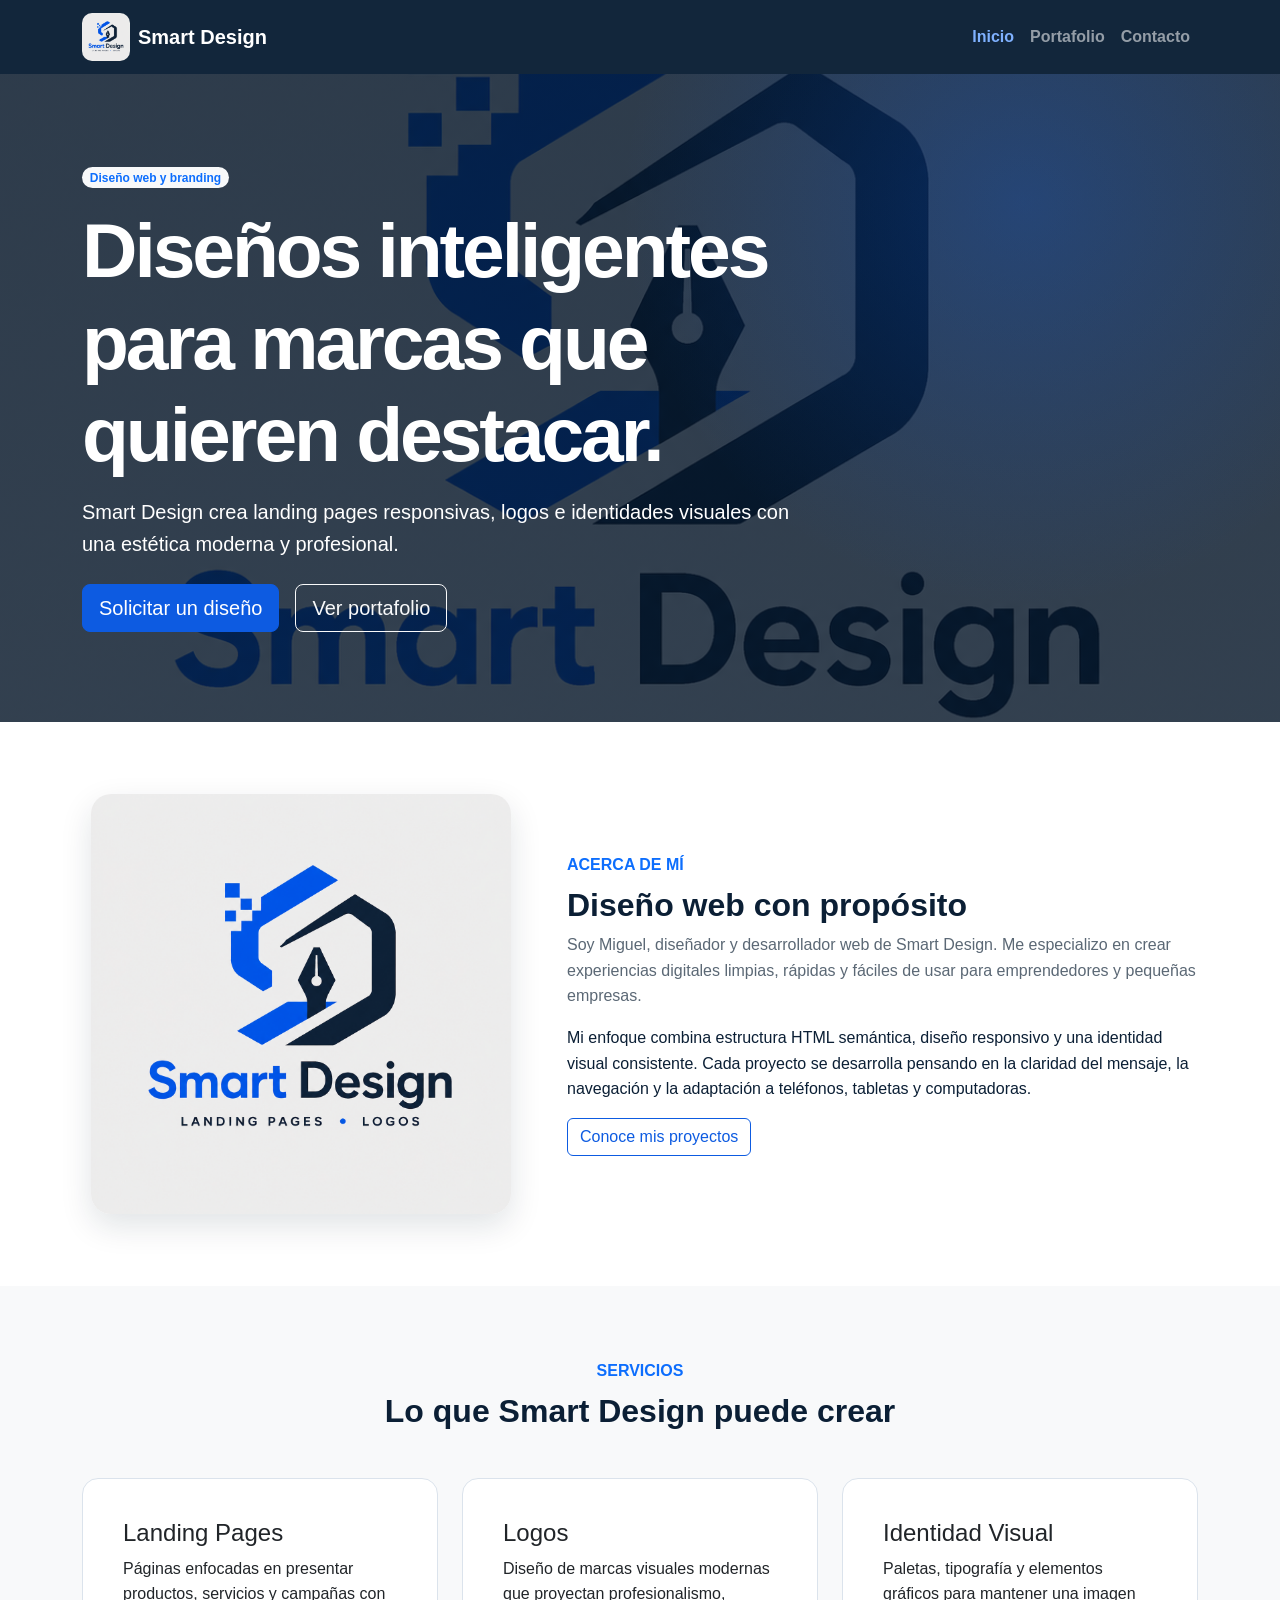
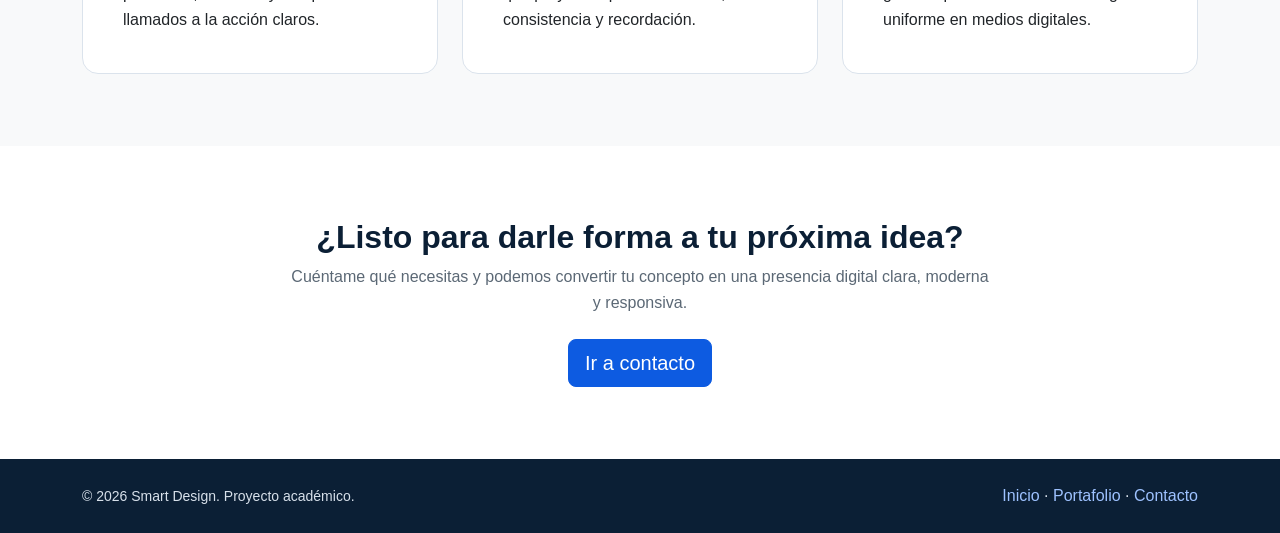
<file: SmartDesign_Responsive_Website/index.html>
<!doctype html>
<html lang="es">
<head>
  <meta charset="utf-8">
  <meta name="viewport" content="width=device-width, initial-scale=1">
  <meta name="description" content="Smart Design crea landing pages, logos e identidad visual para pequeños negocios.">
  <title>Smart Design | Inicio</title>
  <link href="https://cdn.jsdelivr.net/npm/bootstrap@5.3.3/dist/css/bootstrap.min.css" rel="stylesheet">
  <link rel="stylesheet" href="css/styles.css">
</head>
<body>
  <header>
    <nav class="navbar navbar-expand-lg navbar-dark sticky-top" aria-label="Navegación principal">
      <div class="container">
        <a class="navbar-brand d-flex align-items-center gap-2 fw-bold" href="index.html">
          <img src="img/smart-design-logo.png" alt="Logo de Smart Design">
          <span>Smart Design</span>
        </a>
        <button class="navbar-toggler" type="button" data-bs-toggle="collapse" data-bs-target="#mainNav" aria-controls="mainNav" aria-expanded="false" aria-label="Abrir menú de navegación">
          <span class="navbar-toggler-icon"></span>
        </button>
        <div class="collapse navbar-collapse" id="mainNav">
          <ul class="navbar-nav ms-auto mb-2 mb-lg-0">
            <li class="nav-item"><a class="nav-link active" aria-current="page" href="index.html">Inicio</a></li>
            <li class="nav-item"><a class="nav-link" href="portfolio.html">Portafolio</a></li>
            <li class="nav-item"><a class="nav-link" href="contacto.html">Contacto</a></li>
          </ul>
        </div>
      </div>
    </nav>

    <section class="hero" aria-labelledby="hero-title">
      <div class="container py-5">
        <div class="col-lg-8">
          <span class="badge rounded-pill text-bg-light text-primary mb-3">Diseño web y branding</span>
          <h1 id="hero-title">Diseños inteligentes para marcas que quieren destacar.</h1>
          <p class="lead mt-3">Smart Design crea landing pages responsivas, logos e identidades visuales con una estética moderna y profesional.</p>
          <div class="d-flex flex-wrap gap-3 mt-4">
            <a class="btn btn-primary btn-lg" href="contacto.html">Solicitar un diseño</a>
            <a class="btn btn-outline-light btn-lg" href="portfolio.html">Ver portafolio</a>
          </div>
        </div>
      </div>
    </section>
  </header>

  <main>
    <section class="py-5" id="acerca-de" aria-labelledby="about-title">
      <div class="container py-4">
        <div class="row align-items-center g-5">
          <div class="col-lg-5 text-center">
            <img class="about-logo" src="img/smart-design-logo.png" alt="Identidad gráfica de Smart Design">
          </div>
          <div class="col-lg-7">
            <p class="text-primary fw-bold text-uppercase mb-2">Acerca de mí</p>
            <h2 class="section-title" id="about-title">Diseño web con propósito</h2>
            <p class="section-subtitle">Soy Miguel, diseñador y desarrollador web de Smart Design. Me especializo en crear experiencias digitales limpias, rápidas y fáciles de usar para emprendedores y pequeñas empresas.</p>
            <p>Mi enfoque combina estructura HTML semántica, diseño responsivo y una identidad visual consistente. Cada proyecto se desarrolla pensando en la claridad del mensaje, la navegación y la adaptación a teléfonos, tabletas y computadoras.</p>
            <a class="btn btn-outline-primary" href="portfolio.html">Conoce mis proyectos</a>
          </div>
        </div>
      </div>
    </section>

    <section class="py-5 bg-light" aria-labelledby="services-title">
      <div class="container py-4">
        <div class="text-center mb-5">
          <p class="text-primary fw-bold text-uppercase mb-2">Servicios</p>
          <h2 class="section-title" id="services-title">Lo que Smart Design puede crear</h2>
        </div>
        <div class="row g-4">
          <article class="col-md-4">
            <div class="card service-card p-4">
              <div class="card-body">
                <h3 class="h4">Landing Pages</h3>
                <p class="card-text">Páginas enfocadas en presentar productos, servicios y campañas con llamados a la acción claros.</p>
              </div>
            </div>
          </article>
          <article class="col-md-4">
            <div class="card service-card p-4">
              <div class="card-body">
                <h3 class="h4">Logos</h3>
                <p class="card-text">Diseño de marcas visuales modernas que proyectan profesionalismo, consistencia y recordación.</p>
              </div>
            </div>
          </article>
          <article class="col-md-4">
            <div class="card service-card p-4">
              <div class="card-body">
                <h3 class="h4">Identidad Visual</h3>
                <p class="card-text">Paletas, tipografía y elementos gráficos para mantener una imagen uniforme en medios digitales.</p>
              </div>
            </div>
          </article>
        </div>
      </div>
    </section>

    <section class="py-5" aria-labelledby="cta-title">
      <div class="container py-4 text-center">
        <h2 class="section-title" id="cta-title">¿Listo para darle forma a tu próxima idea?</h2>
        <p class="section-subtitle mx-auto" style="max-width: 700px;">Cuéntame qué necesitas y podemos convertir tu concepto en una presencia digital clara, moderna y responsiva.</p>
        <a class="btn btn-primary btn-lg mt-2" href="contacto.html">Ir a contacto</a>
      </div>
    </section>
  </main>

  <footer class="py-4">
    <div class="container d-flex flex-column flex-md-row justify-content-between align-items-center gap-2">
      <small>&copy; 2026 Smart Design. Proyecto académico.</small>
      <div><a href="index.html">Inicio</a> · <a href="portfolio.html">Portafolio</a> · <a href="contacto.html">Contacto</a></div>
    </div>
  </footer>

  <script src="https://cdn.jsdelivr.net/npm/bootstrap@5.3.3/dist/js/bootstrap.bundle.min.js"></script>
</body>
</html>
</file>
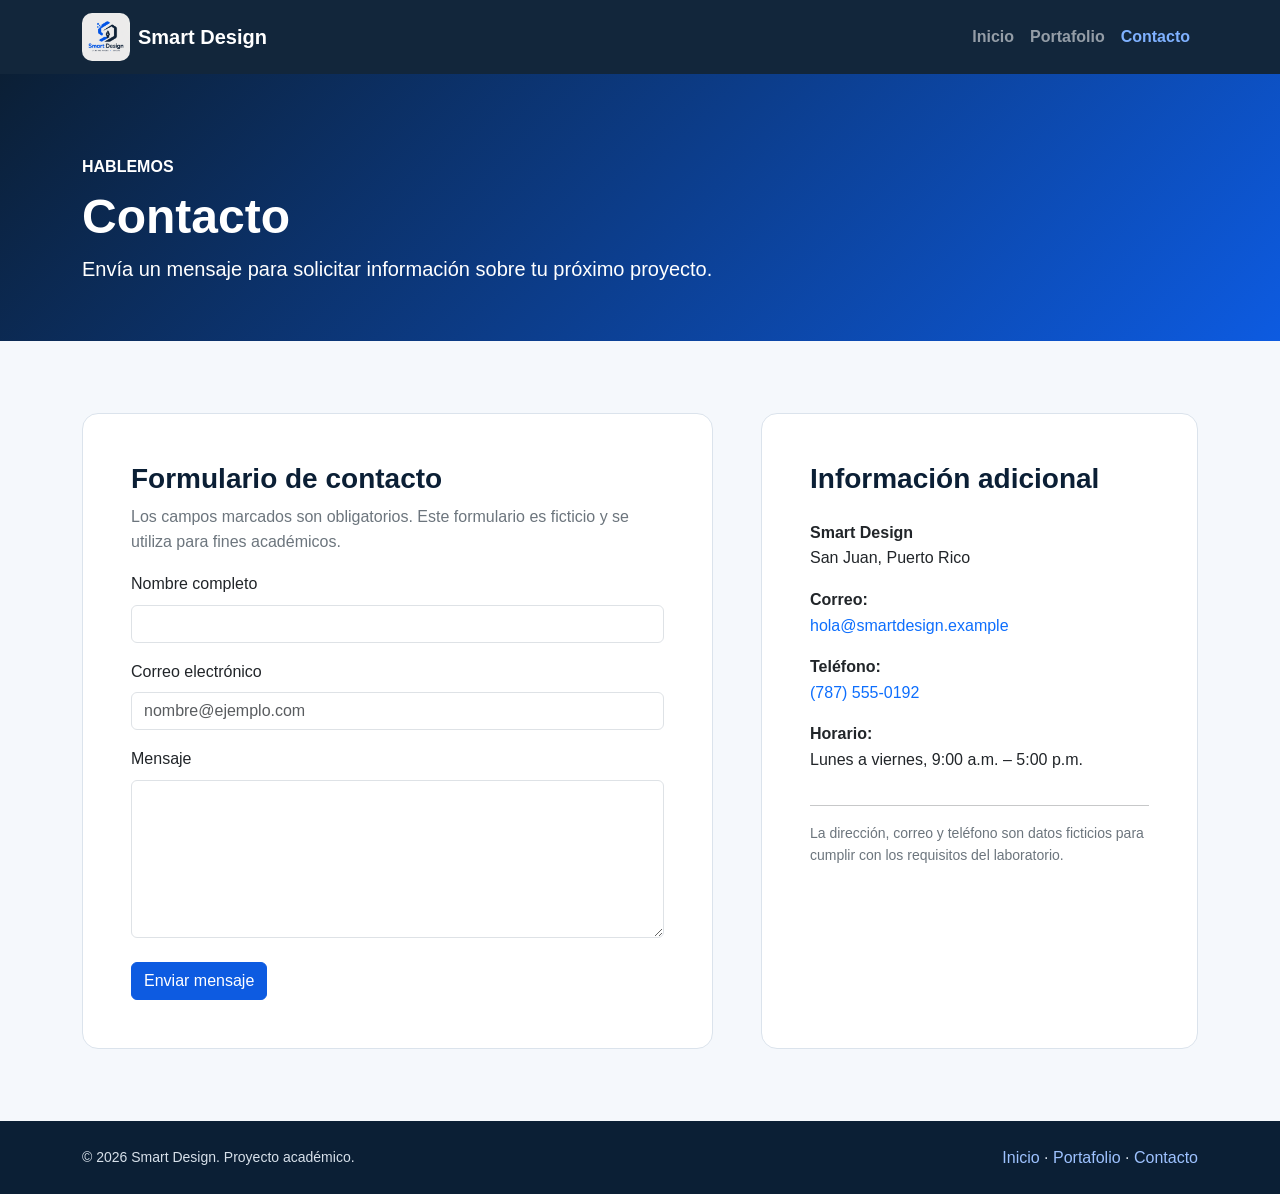
<file: SmartDesign_Responsive_Website/contacto.html>
<!doctype html>
<html lang="es">
<head>
  <meta charset="utf-8">
  <meta name="viewport" content="width=device-width, initial-scale=1">
  <meta name="description" content="Formulario de contacto de Smart Design.">
  <title>Smart Design | Contacto</title>
  <link href="https://cdn.jsdelivr.net/npm/bootstrap@5.3.3/dist/css/bootstrap.min.css" rel="stylesheet">
  <link rel="stylesheet" href="css/styles.css">
</head>
<body>
  <header>
    <nav class="navbar navbar-expand-lg navbar-dark sticky-top" aria-label="Navegación principal">
      <div class="container">
        <a class="navbar-brand d-flex align-items-center gap-2 fw-bold" href="index.html">
          <img src="img/smart-design-logo.png" alt="Logo de Smart Design">
          <span>Smart Design</span>
        </a>
        <button class="navbar-toggler" type="button" data-bs-toggle="collapse" data-bs-target="#mainNav" aria-controls="mainNav" aria-expanded="false" aria-label="Abrir menú de navegación"><span class="navbar-toggler-icon"></span></button>
        <div class="collapse navbar-collapse" id="mainNav">
          <ul class="navbar-nav ms-auto">
            <li class="nav-item"><a class="nav-link" href="index.html">Inicio</a></li>
            <li class="nav-item"><a class="nav-link" href="portfolio.html">Portafolio</a></li>
            <li class="nav-item"><a class="nav-link active" aria-current="page" href="contacto.html">Contacto</a></li>
          </ul>
        </div>
      </div>
    </nav>
    <section class="page-banner">
      <div class="container">
        <p class="text-uppercase fw-bold mb-2">Hablemos</p>
        <h1 class="display-5 fw-bold">Contacto</h1>
        <p class="lead mb-0">Envía un mensaje para solicitar información sobre tu próximo proyecto.</p>
      </div>
    </section>
  </header>

  <main class="contact-section py-5">
    <div class="container py-4">
      <div class="row g-5">
        <section class="col-lg-7" aria-labelledby="form-title">
          <div class="card info-card p-4 p-md-5 bg-white">
            <h2 class="section-title h3" id="form-title">Formulario de contacto</h2>
            <p class="text-secondary">Los campos marcados son obligatorios. Este formulario es ficticio y se utiliza para fines académicos.</p>
            <form class="needs-validation" novalidate>
              <div class="mb-3">
                <label for="nombre" class="form-label">Nombre completo</label>
                <input type="text" class="form-control" id="nombre" name="nombre" required minlength="2">
                <div class="invalid-feedback">Escribe tu nombre.</div>
              </div>
              <div class="mb-3">
                <label for="correo" class="form-label">Correo electrónico</label>
                <input type="email" class="form-control" id="correo" name="correo" placeholder="nombre@ejemplo.com" required>
                <div class="invalid-feedback">Escribe un correo electrónico válido.</div>
              </div>
              <div class="mb-4">
                <label for="mensaje" class="form-label">Mensaje</label>
                <textarea class="form-control" id="mensaje" name="mensaje" rows="6" required minlength="10"></textarea>
                <div class="invalid-feedback">Escribe un mensaje de al menos 10 caracteres.</div>
              </div>
              <button class="btn btn-primary" type="submit">Enviar mensaje</button>
            </form>
          </div>
        </section>

        <aside class="col-lg-5" aria-labelledby="contact-info-title">
          <div class="card info-card p-4 p-md-5 bg-white h-100">
            <h2 class="section-title h3" id="contact-info-title">Información adicional</h2>
            <address class="mt-3 mb-0">
              <p><strong>Smart Design</strong><br>San Juan, Puerto Rico</p>
              <p><strong>Correo:</strong><br><a href="mailto:hola@smartdesign.example">hola@smartdesign.example</a></p>
              <p><strong>Teléfono:</strong><br><a href="tel:+17875550192">(787) 555-0192</a></p>
              <p><strong>Horario:</strong><br>Lunes a viernes, 9:00 a.m. – 5:00 p.m.</p>
            </address>
            <hr>
            <p class="small text-secondary mb-0">La dirección, correo y teléfono son datos ficticios para cumplir con los requisitos del laboratorio.</p>
          </div>
        </aside>
      </div>
    </div>
  </main>

  <footer class="py-4">
    <div class="container d-flex flex-column flex-md-row justify-content-between align-items-center gap-2">
      <small>&copy; 2026 Smart Design. Proyecto académico.</small>
      <div><a href="index.html">Inicio</a> · <a href="portfolio.html">Portafolio</a> · <a href="contacto.html">Contacto</a></div>
    </div>
  </footer>

  <script src="https://cdn.jsdelivr.net/npm/bootstrap@5.3.3/dist/js/bootstrap.bundle.min.js"></script>
  <script>
    (() => {
      'use strict';
      const forms = document.querySelectorAll('.needs-validation');
      Array.from(forms).forEach(form => {
        form.addEventListener('submit', event => {
          if (!form.checkValidity()) {
            event.preventDefault();
            event.stopPropagation();
          } else {
            event.preventDefault();
            alert('Formulario validado correctamente. En un sitio real, aquí se enviaría el mensaje.');
          }
          form.classList.add('was-validated');
        }, false);
      });
    })();
  </script>
</body>
</html>
</file>
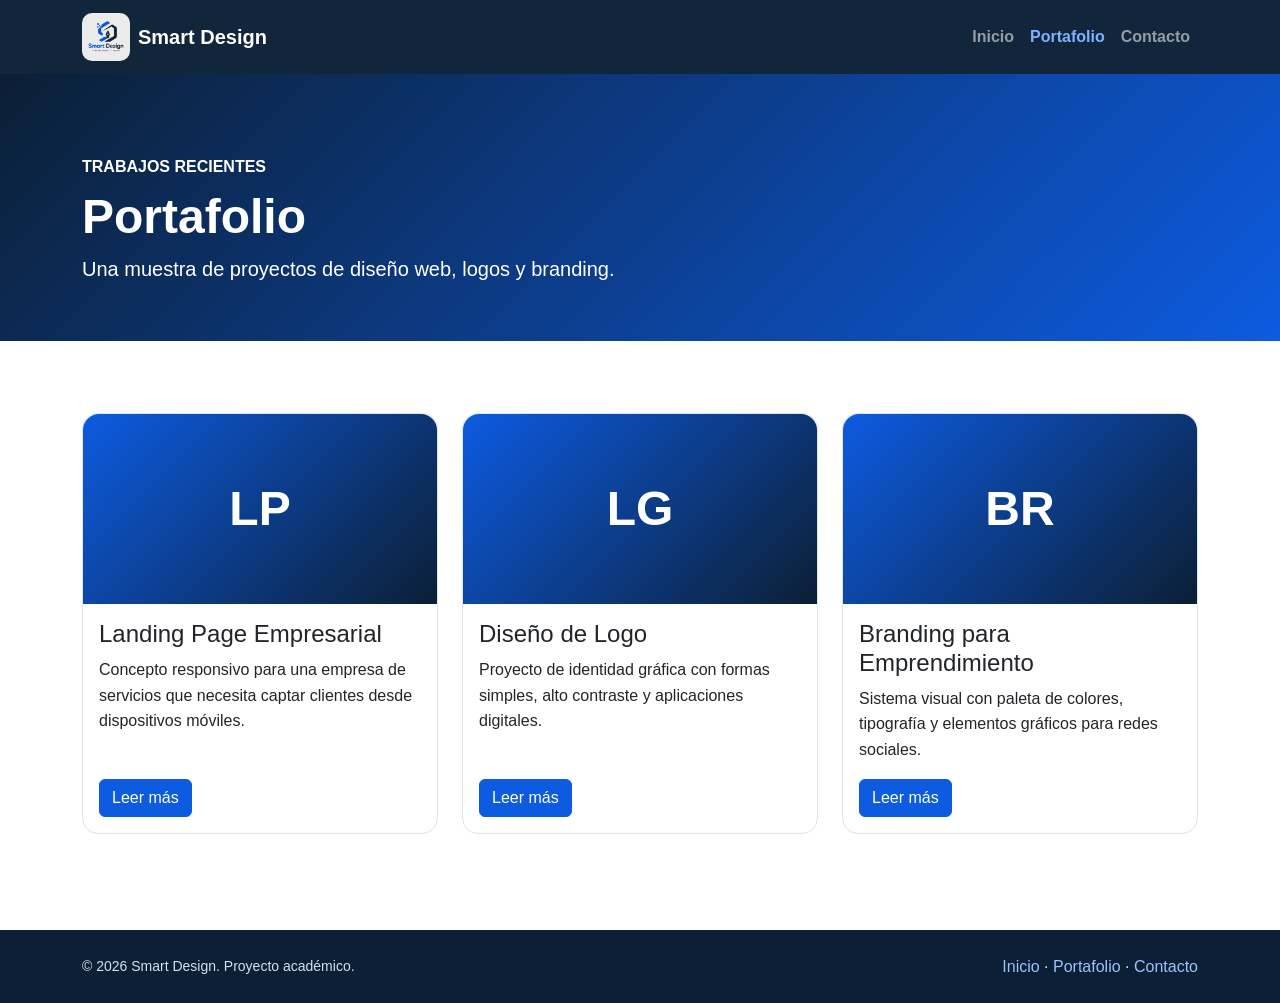
<file: SmartDesign_Responsive_Website/portfolio.html>
<!doctype html>
<html lang="es">
<head>
  <meta charset="utf-8">
  <meta name="viewport" content="width=device-width, initial-scale=1">
  <meta name="description" content="Portafolio de proyectos de Smart Design.">
  <title>Smart Design | Portafolio</title>
  <link href="https://cdn.jsdelivr.net/npm/bootstrap@5.3.3/dist/css/bootstrap.min.css" rel="stylesheet">
  <link rel="stylesheet" href="css/styles.css">
</head>
<body>
  <header>
    <nav class="navbar navbar-expand-lg navbar-dark sticky-top" aria-label="Navegación principal">
      <div class="container">
        <a class="navbar-brand d-flex align-items-center gap-2 fw-bold" href="index.html">
          <img src="img/smart-design-logo.png" alt="Logo de Smart Design">
          <span>Smart Design</span>
        </a>
        <button class="navbar-toggler" type="button" data-bs-toggle="collapse" data-bs-target="#mainNav" aria-controls="mainNav" aria-expanded="false" aria-label="Abrir menú de navegación"><span class="navbar-toggler-icon"></span></button>
        <div class="collapse navbar-collapse" id="mainNav">
          <ul class="navbar-nav ms-auto">
            <li class="nav-item"><a class="nav-link" href="index.html">Inicio</a></li>
            <li class="nav-item"><a class="nav-link active" aria-current="page" href="portfolio.html">Portafolio</a></li>
            <li class="nav-item"><a class="nav-link" href="contacto.html">Contacto</a></li>
          </ul>
        </div>
      </div>
    </nav>
    <section class="page-banner">
      <div class="container">
        <p class="text-uppercase fw-bold mb-2">Trabajos recientes</p>
        <h1 class="display-5 fw-bold">Portafolio</h1>
        <p class="lead mb-0">Una muestra de proyectos de diseño web, logos y branding.</p>
      </div>
    </section>
  </header>

  <main class="py-5">
    <section class="container py-4" aria-labelledby="projects-title">
      <h2 class="visually-hidden" id="projects-title">Proyectos de Smart Design</h2>
      <div class="row g-4">
        <article class="col-md-6 col-lg-4">
          <div class="card project-card h-100">
            <div class="project-thumb" aria-hidden="true">LP</div>
            <div class="card-body d-flex flex-column">
              <h3 class="card-title h4">Landing Page Empresarial</h3>
              <p class="card-text">Concepto responsivo para una empresa de servicios que necesita captar clientes desde dispositivos móviles.</p>
              <a class="btn btn-primary mt-auto align-self-start" href="proyecto-landing.html">Leer más</a>
            </div>
          </div>
        </article>
        <article class="col-md-6 col-lg-4">
          <div class="card project-card h-100">
            <div class="project-thumb" aria-hidden="true">LG</div>
            <div class="card-body d-flex flex-column">
              <h3 class="card-title h4">Diseño de Logo</h3>
              <p class="card-text">Proyecto de identidad gráfica con formas simples, alto contraste y aplicaciones digitales.</p>
              <a class="btn btn-primary mt-auto align-self-start" href="proyecto-logo.html">Leer más</a>
            </div>
          </div>
        </article>
        <article class="col-md-6 col-lg-4">
          <div class="card project-card h-100">
            <div class="project-thumb" aria-hidden="true">BR</div>
            <div class="card-body d-flex flex-column">
              <h3 class="card-title h4">Branding para Emprendimiento</h3>
              <p class="card-text">Sistema visual con paleta de colores, tipografía y elementos gráficos para redes sociales.</p>
              <a class="btn btn-primary mt-auto align-self-start" href="proyecto-branding.html">Leer más</a>
            </div>
          </div>
        </article>
      </div>
    </section>
  </main>

  <footer class="py-4 mt-4">
    <div class="container d-flex flex-column flex-md-row justify-content-between align-items-center gap-2">
      <small>&copy; 2026 Smart Design. Proyecto académico.</small>
      <div><a href="index.html">Inicio</a> · <a href="portfolio.html">Portafolio</a> · <a href="contacto.html">Contacto</a></div>
    </div>
  </footer>

  <script src="https://cdn.jsdelivr.net/npm/bootstrap@5.3.3/dist/js/bootstrap.bundle.min.js"></script>
</body>
</html>
</file>
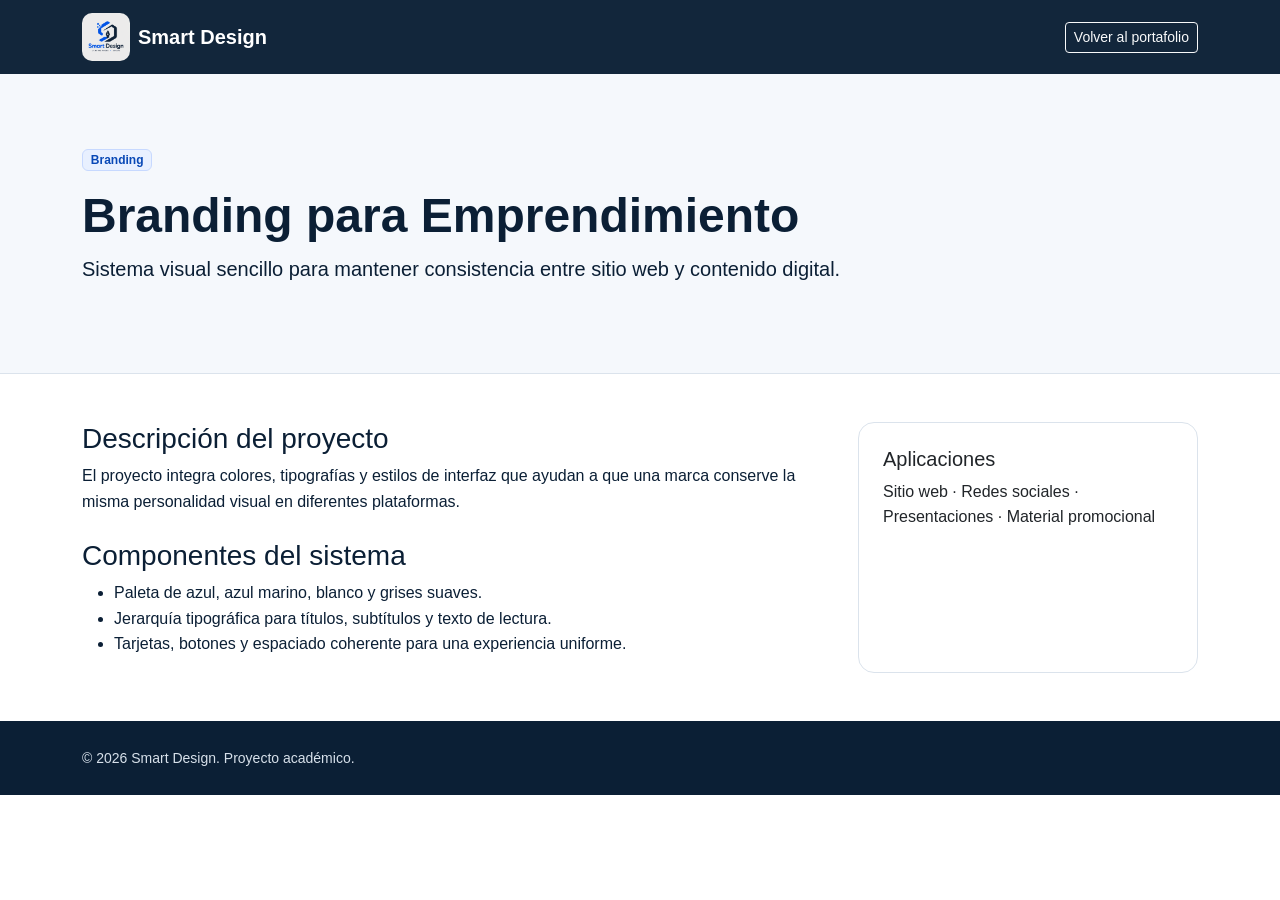
<file: SmartDesign_Responsive_Website/proyecto-branding.html>
<!doctype html>
<html lang="es">
<head>
  <meta charset="utf-8">
  <meta name="viewport" content="width=device-width, initial-scale=1">
  <title>Smart Design | Branding</title>
  <link href="https://cdn.jsdelivr.net/npm/bootstrap@5.3.3/dist/css/bootstrap.min.css" rel="stylesheet">
  <link rel="stylesheet" href="css/styles.css">
</head>
<body>
  <header>
    <nav class="navbar navbar-expand-lg navbar-dark" aria-label="Navegación principal">
      <div class="container">
        <a class="navbar-brand d-flex align-items-center gap-2 fw-bold" href="index.html"><img src="img/smart-design-logo.png" alt="Logo de Smart Design"><span>Smart Design</span></a>
        <a class="btn btn-outline-light btn-sm" href="portfolio.html">Volver al portafolio</a>
      </div>
    </nav>
  </header>
  <main>
    <section class="detail-hero py-5">
      <div class="container py-4">
        <span class="badge badge-tech mb-3">Branding</span>
        <h1 class="display-5 fw-bold">Branding para Emprendimiento</h1>
        <p class="lead">Sistema visual sencillo para mantener consistencia entre sitio web y contenido digital.</p>
      </div>
    </section>
    <article class="container py-5">
      <div class="row g-5">
        <div class="col-lg-8">
          <h2 class="h3">Descripción del proyecto</h2>
          <p>El proyecto integra colores, tipografías y estilos de interfaz que ayudan a que una marca conserve la misma personalidad visual en diferentes plataformas.</p>
          <h2 class="h3 mt-4">Componentes del sistema</h2>
          <ul>
            <li>Paleta de azul, azul marino, blanco y grises suaves.</li>
            <li>Jerarquía tipográfica para títulos, subtítulos y texto de lectura.</li>
            <li>Tarjetas, botones y espaciado coherente para una experiencia uniforme.</li>
          </ul>
        </div>
        <aside class="col-lg-4">
          <div class="card info-card p-4"><h2 class="h5">Aplicaciones</h2><p class="mb-0">Sitio web · Redes sociales · Presentaciones · Material promocional</p></div>
        </aside>
      </div>
    </article>
  </main>
  <footer class="py-4"><div class="container"><small>&copy; 2026 Smart Design. Proyecto académico.</small></div></footer>
  <script src="https://cdn.jsdelivr.net/npm/bootstrap@5.3.3/dist/js/bootstrap.bundle.min.js"></script>
</body>
</html>
</file>
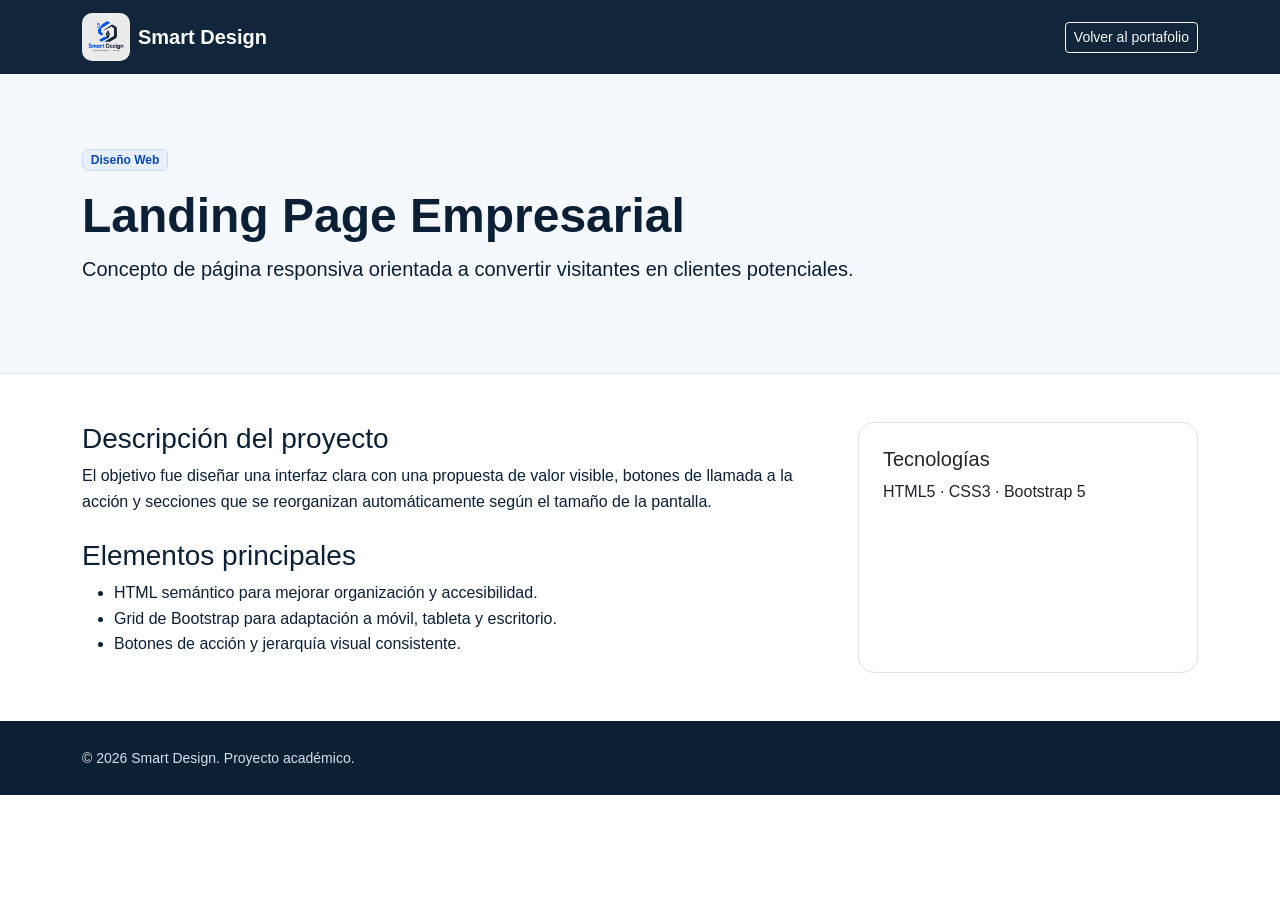
<file: SmartDesign_Responsive_Website/proyecto-landing.html>
<!doctype html>
<html lang="es">
<head>
  <meta charset="utf-8">
  <meta name="viewport" content="width=device-width, initial-scale=1">
  <title>Smart Design | Landing Page Empresarial</title>
  <link href="https://cdn.jsdelivr.net/npm/bootstrap@5.3.3/dist/css/bootstrap.min.css" rel="stylesheet">
  <link rel="stylesheet" href="css/styles.css">
</head>
<body>
  <header>
    <nav class="navbar navbar-expand-lg navbar-dark" aria-label="Navegación principal">
      <div class="container">
        <a class="navbar-brand d-flex align-items-center gap-2 fw-bold" href="index.html"><img src="img/smart-design-logo.png" alt="Logo de Smart Design"><span>Smart Design</span></a>
        <a class="btn btn-outline-light btn-sm" href="portfolio.html">Volver al portafolio</a>
      </div>
    </nav>
  </header>
  <main>
    <section class="detail-hero py-5">
      <div class="container py-4">
        <span class="badge badge-tech mb-3">Diseño Web</span>
        <h1 class="display-5 fw-bold">Landing Page Empresarial</h1>
        <p class="lead">Concepto de página responsiva orientada a convertir visitantes en clientes potenciales.</p>
      </div>
    </section>
    <article class="container py-5">
      <div class="row g-5">
        <div class="col-lg-8">
          <h2 class="h3">Descripción del proyecto</h2>
          <p>El objetivo fue diseñar una interfaz clara con una propuesta de valor visible, botones de llamada a la acción y secciones que se reorganizan automáticamente según el tamaño de la pantalla.</p>
          <h2 class="h3 mt-4">Elementos principales</h2>
          <ul>
            <li>HTML semántico para mejorar organización y accesibilidad.</li>
            <li>Grid de Bootstrap para adaptación a móvil, tableta y escritorio.</li>
            <li>Botones de acción y jerarquía visual consistente.</li>
          </ul>
        </div>
        <aside class="col-lg-4">
          <div class="card info-card p-4"><h2 class="h5">Tecnologías</h2><p class="mb-0">HTML5 · CSS3 · Bootstrap 5</p></div>
        </aside>
      </div>
    </article>
  </main>
  <footer class="py-4"><div class="container"><small>&copy; 2026 Smart Design. Proyecto académico.</small></div></footer>
  <script src="https://cdn.jsdelivr.net/npm/bootstrap@5.3.3/dist/js/bootstrap.bundle.min.js"></script>
</body>
</html>
</file>
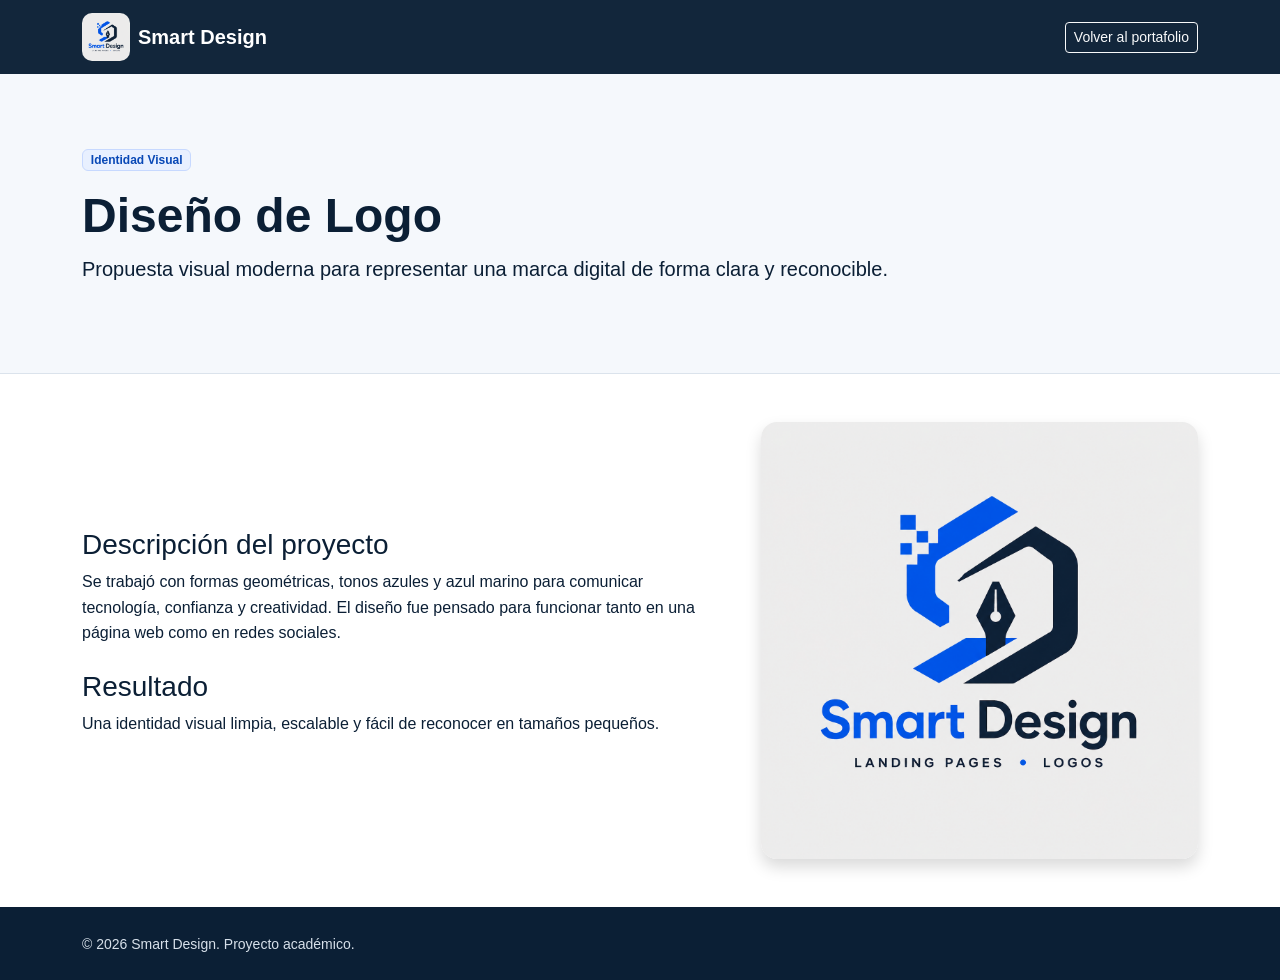
<file: SmartDesign_Responsive_Website/proyecto-logo.html>
<!doctype html>
<html lang="es">
<head>
  <meta charset="utf-8">
  <meta name="viewport" content="width=device-width, initial-scale=1">
  <title>Smart Design | Diseño de Logo</title>
  <link href="https://cdn.jsdelivr.net/npm/bootstrap@5.3.3/dist/css/bootstrap.min.css" rel="stylesheet">
  <link rel="stylesheet" href="css/styles.css">
</head>
<body>
  <header>
    <nav class="navbar navbar-expand-lg navbar-dark" aria-label="Navegación principal">
      <div class="container">
        <a class="navbar-brand d-flex align-items-center gap-2 fw-bold" href="index.html"><img src="img/smart-design-logo.png" alt="Logo de Smart Design"><span>Smart Design</span></a>
        <a class="btn btn-outline-light btn-sm" href="portfolio.html">Volver al portafolio</a>
      </div>
    </nav>
  </header>
  <main>
    <section class="detail-hero py-5">
      <div class="container py-4">
        <span class="badge badge-tech mb-3">Identidad Visual</span>
        <h1 class="display-5 fw-bold">Diseño de Logo</h1>
        <p class="lead">Propuesta visual moderna para representar una marca digital de forma clara y reconocible.</p>
      </div>
    </section>
    <article class="container py-5">
      <div class="row g-5 align-items-center">
        <div class="col-lg-7">
          <h2 class="h3">Descripción del proyecto</h2>
          <p>Se trabajó con formas geométricas, tonos azules y azul marino para comunicar tecnología, confianza y creatividad. El diseño fue pensado para funcionar tanto en una página web como en redes sociales.</p>
          <h2 class="h3 mt-4">Resultado</h2>
          <p>Una identidad visual limpia, escalable y fácil de reconocer en tamaños pequeños.</p>
        </div>
        <div class="col-lg-5 text-center"><img class="img-fluid rounded-4 shadow" src="img/smart-design-logo.png" alt="Logo final de Smart Design"></div>
      </div>
    </article>
  </main>
  <footer class="py-4"><div class="container"><small>&copy; 2026 Smart Design. Proyecto académico.</small></div></footer>
  <script src="https://cdn.jsdelivr.net/npm/bootstrap@5.3.3/dist/js/bootstrap.bundle.min.js"></script>
</body>
</html>
</file>
<file: SmartDesign_Responsive_Website/css/styles.css>
:root {
  --sd-blue: #0d5be1;
  --sd-blue-dark: #0848b6;
  --sd-navy: #0b1f35;
  --sd-slate: #3b4a5a;
  --sd-light: #f5f8fc;
  --sd-white: #ffffff;
  --sd-border: #dbe3ec;
  --sd-shadow: 0 0.75rem 2rem rgba(11, 31, 53, 0.12);
}

html {
  scroll-behavior: smooth;
}

body {
  font-family: "Segoe UI", Tahoma, Geneva, Verdana, sans-serif;
  color: var(--sd-navy);
  background-color: var(--sd-white);
  line-height: 1.6;
}

a {
  text-decoration: none;
}

.navbar-brand img {
  width: 48px;
  height: 48px;
  object-fit: cover;
  border-radius: 10px;
}

.navbar {
  background-color: rgba(11, 31, 53, 0.97) !important;
}

.nav-link {
  font-weight: 600;
}

.nav-link:hover,
.nav-link:focus,
.nav-link.active {
  color: #7fb1ff !important;
}

.hero {
  min-height: 72vh;
  display: flex;
  align-items: center;
  position: relative;
  background:
    linear-gradient(rgba(4, 21, 40, 0.82), rgba(4, 21, 40, 0.80)),
    url("../img/smart-design-logo.png") center / cover no-repeat;
  color: var(--sd-white);
}

.hero::after {
  content: "";
  position: absolute;
  inset: 0;
  background: radial-gradient(circle at 80% 20%, rgba(13, 91, 225, 0.28), transparent 35%);
  pointer-events: none;
}

.hero .container {
  position: relative;
  z-index: 1;
}

.hero h1 {
  font-size: clamp(2.4rem, 6vw, 4.8rem);
  font-weight: 800;
  letter-spacing: -0.04em;
}

.hero p {
  max-width: 720px;
  font-size: clamp(1rem, 2vw, 1.25rem);
}

.section-title {
  font-weight: 800;
  color: var(--sd-navy);
}

.section-subtitle {
  color: #5b6875;
}

.about-logo {
  max-width: 420px;
  width: 100%;
  border-radius: 1.25rem;
  box-shadow: var(--sd-shadow);
}

.service-card,
.project-card,
.info-card {
  border: 1px solid var(--sd-border);
  border-radius: 1rem;
  transition: transform 0.25s ease, box-shadow 0.25s ease;
  height: 100%;
}

.service-card:hover,
.project-card:hover {
  transform: translateY(-6px);
  box-shadow: var(--sd-shadow);
}

.project-thumb {
  min-height: 190px;
  display: grid;
  place-items: center;
  color: var(--sd-white);
  font-size: 3rem;
  font-weight: 800;
  border-radius: 1rem 1rem 0 0;
  background: linear-gradient(135deg, var(--sd-blue), var(--sd-navy));
}

.btn-primary {
  background-color: var(--sd-blue);
  border-color: var(--sd-blue);
}

.btn-primary:hover,
.btn-primary:focus {
  background-color: var(--sd-blue-dark);
  border-color: var(--sd-blue-dark);
}

.btn-outline-primary {
  color: var(--sd-blue);
  border-color: var(--sd-blue);
}

.btn-outline-primary:hover {
  background-color: var(--sd-blue);
  border-color: var(--sd-blue);
}

.page-banner {
  background: linear-gradient(135deg, var(--sd-navy), var(--sd-blue));
  color: var(--sd-white);
  padding: 5rem 0 3.5rem;
}

.contact-section {
  background-color: var(--sd-light);
}

.form-control:focus {
  border-color: #73a8ff;
  box-shadow: 0 0 0 0.25rem rgba(13, 91, 225, 0.16);
}

.detail-hero {
  background-color: var(--sd-light);
  border-bottom: 1px solid var(--sd-border);
}

.badge-tech {
  background: #e8f0ff;
  color: var(--sd-blue-dark);
  border: 1px solid #c7d9ff;
}

footer {
  background-color: var(--sd-navy);
  color: #d7e0ea;
}

footer a {
  color: #9ec2ff;
}

footer a:hover {
  color: var(--sd-white);
}

@media (max-width: 767.98px) {
  .hero {
    min-height: 64vh;
    text-align: center;
  }

  .hero p {
    margin-inline: auto;
  }

  .hero .d-flex {
    justify-content: center;
  }

  .page-banner {
    padding-top: 4rem;
  }
}
</file>
